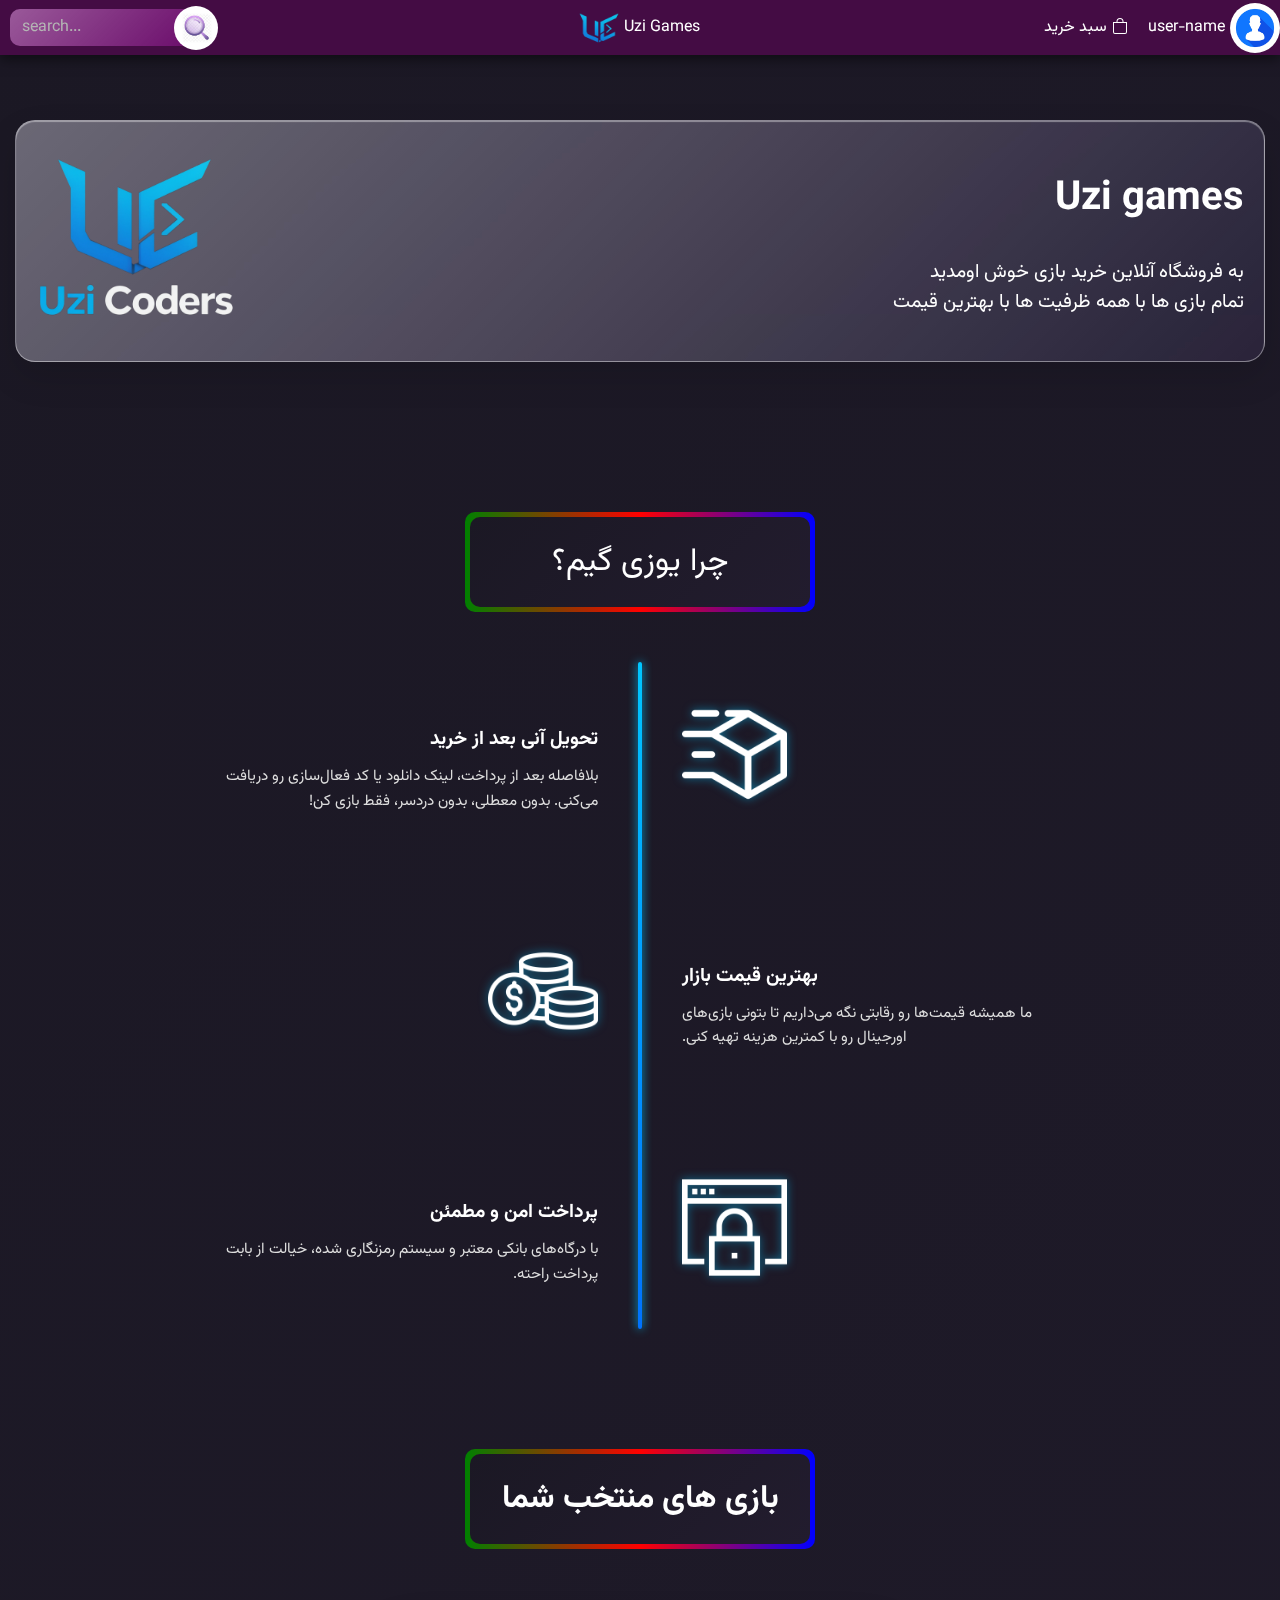
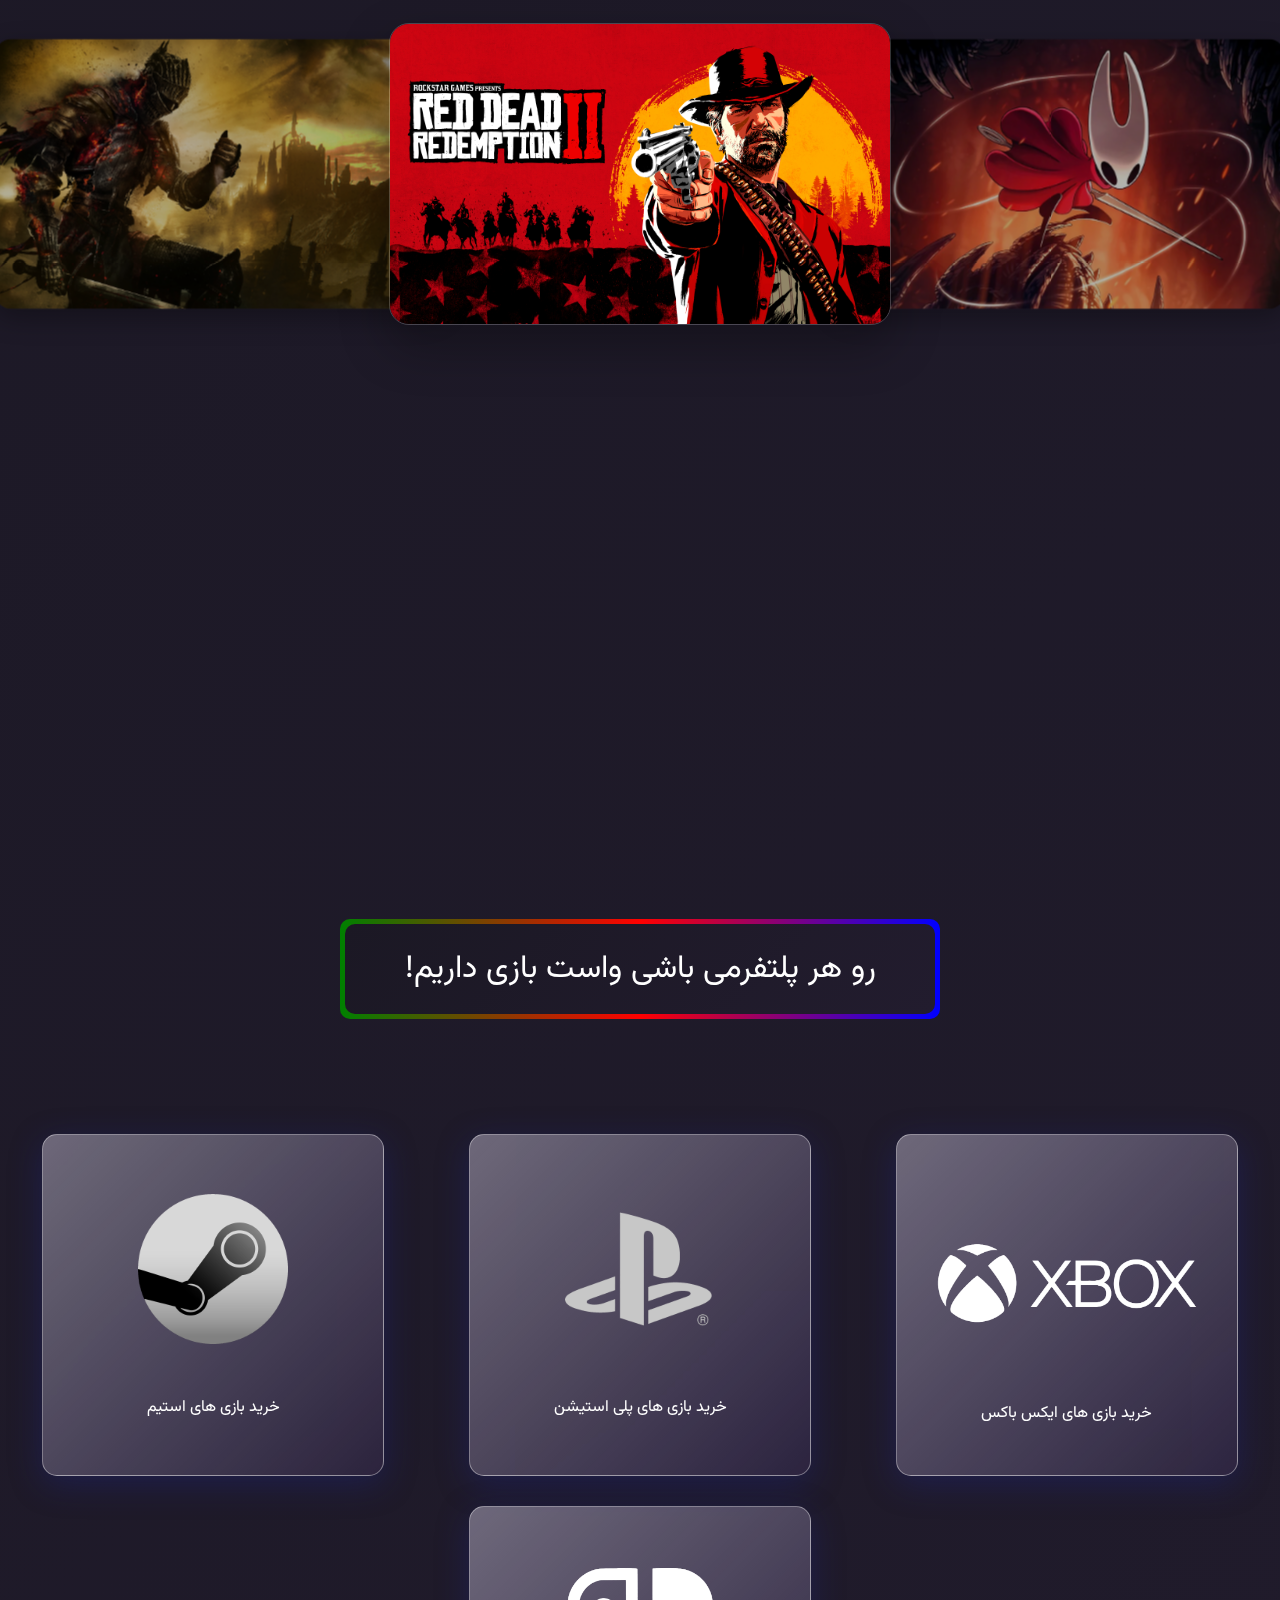
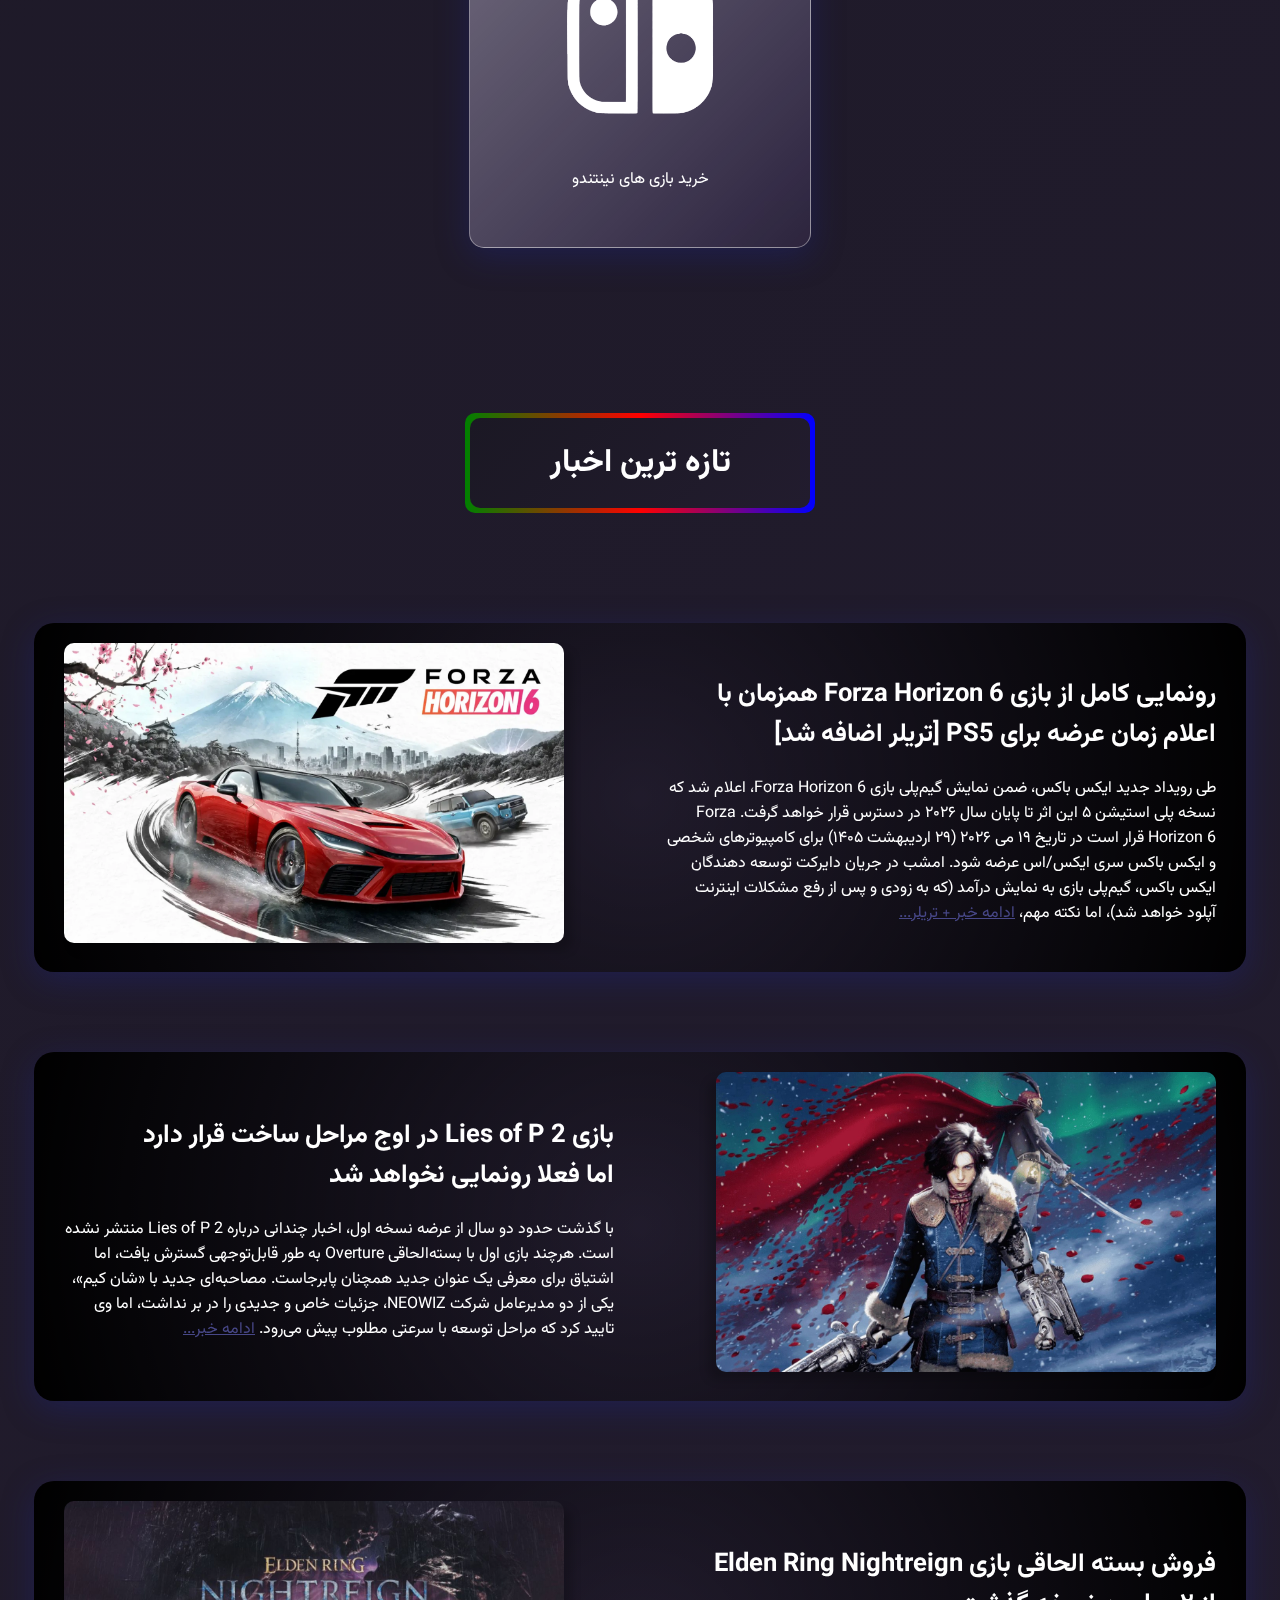
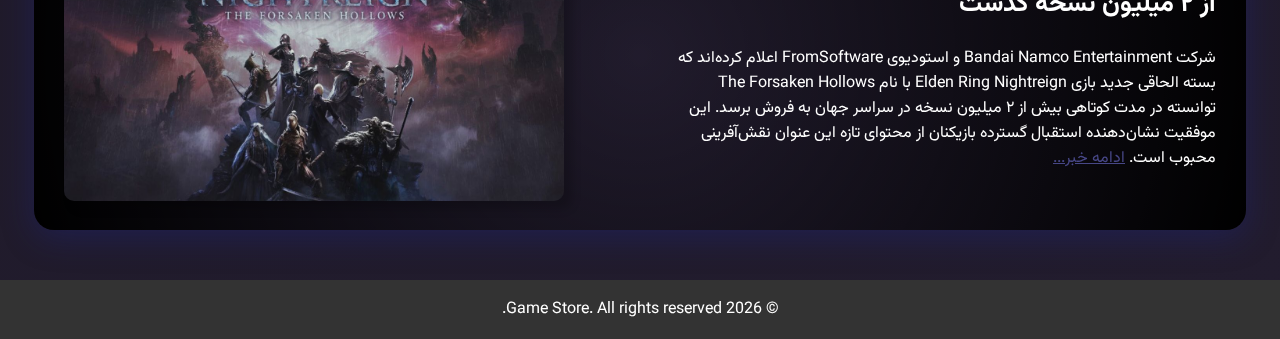
<file: index.html>
<!DOCTYPE html>
<html lang="en" dir="rtl">

<head>
    <meta charset="UTF-8">
    <meta name="viewport" content="width=device-width, initial-scale=1.0">
    <link rel="stylesheet" href="./assets/css/fonts.css">
    <link rel="stylesheet" href="./assets/css/style.css">
    <title>Buy your game</title>
</head>

<body>
    <header>
        <div class="head">
            <div class="personal">
                <div class="profile">
                    <a href="login.html" target="_blank">
                        <img src="assets/css/files/blue-circle-with-white-user_78370-4707.avif" alt="profile"
                            class="profile-img">
                        <span class="user-name">user-name<span>
                    </a>
                </div>
                <div class="buy">
                    <svg xmlns="http://www.w3.org/2000/svg" width="16" height="16" fill="currentColor" class="bi-bi-bag"
                        viewBox="0 0 16 16">
                        <path
                            d="M8 1a2.5 2.5 0 0 1 2.5 2.5V4h-5v-.5A2.5 2.5 0 0 1 8 1m3.5 3v-.5a3.5 3.5 0 1 0-7 0V4H1v10a2 2 0 0 0 2 2h10a2 2 0 0 0 2-2V4zM2 5h12v9a1 1 0 0 1-1 1H3a1 1 0 0 1-1-1z" />
                    </svg>
                    <span class="buy-bag">سبد خرید</span>
                </div>
            </div>
            <div class="home">
                <img src="assets/css/files/image_2026-01-04_00-55-50.png" alt="">
                <a href="index.html">Uzi Games</a>
            </div>
            <div class="searchBox">
                <div class="search">
                    <input type="text" placeholder="search...">
                </div>
                <div class="searchButton">
                    <button><img src="assets/css/files/search2.jpg" alt=""></button>
                </div>
            </div>
        </div>
    </header>
    <section class="why">
        <div class="glass">
            <div class="container">
                <h1 class="mt-5">Uzi games</h1>
                <p class="lead">به فروشگاه آنلاین خرید بازی خوش اومدید<br>
                    تمام بازی ها با همه ظرفیت ها با بهترین قیمت
                </p>
            </div>
            <div class="animated-box">
                <img src="assets/css/files/Uzi.png" alt="">
            </div>
        </div>
    </section>
    <main>
        <div class="user-favorate whyText">
            <div class="user-favorate-games">
                <div class="user-favorate-games-text">
                    <h2>چرا یوزی گیم؟</h2>
                </div>
            </div>
        </div>
        <div class="grid">
            <div class="v-line"></div>
            <div class="grid-item item-right autoShow">
                <img src="assets/css/files/fast-delivery.png" alt="delivery" class="reason-icon">
            </div>
            <div class="grid-item item-left autoShow">
                <div class="reason-content">
                    <h3>تحویل آنی بعد از خرید</h3>
                    <p>بلافاصله بعد از پرداخت، لینک دانلود یا کد فعال‌سازی رو دریافت می‌کنی. بدون معطلی، بدون دردسر، فقط
                        بازی کن!</p>
                </div>
            </div>

            <div class="grid-item item-right autoShow">
                <div class="reason-content">
                    <h3>بهترین قیمت بازار</h3>
                    <p>ما همیشه قیمت‌ها رو رقابتی نگه می‌داریم تا بتونی بازی‌های اورجینال رو با کمترین هزینه تهیه کنی.
                    </p>
                </div>
            </div>
            <div class="grid-item item-left autoShow">
                <img src="assets/css/files/dollar.png" alt="price" class="reason-icon reason-icon2">
            </div>

            <div class="grid-item item-right autoShow">
                <img src="assets/css/files/web-security.png" alt="security" class="reason-icon reason-icon3 ">
            </div>
            <div class="grid-item item-left autoShow">
                <div class="reason-content">
                    <h3>پرداخت امن و مطمئن</h3>
                    <p>با درگاه‌های بانکی معتبر و سیستم رمزنگاری شده، خیالت از بابت پرداخت راحته.</p>
                </div>
            </div>
        </div>
    </main>
    <div class="user-favorate">
        <div class="user-favorate-games">
            <div class="user-favorate-games-text">
                <span>بازی های منتخب شما</span>
            </div>
        </div>
    </div>
    <section class="floating-cards-section imageReveal">
        <div class="floating-cards">
            <div class="rq rq1">
                <img src="assets/css/files/silksong.webp" alt="">
                <div class="floating-layer"></div>
                <div class="content content1">
                    <h2>Hollow knight silksong</h2>
                    <p>این بازی در سال 2025 توشط استودیو 'تیم چری' منتشر شده است. این بازی توانست با داستانی فوق العاده
                        و گیم پلی چالشی خود را در دل گیمر ها جا کند</p>
                </div>
            </div>

            <div class="rq center-rq">
                <img src="assets/css/files/RDR2.jpg" alt="">
                <div class="floating-layer"></div>
                <div class="content">
                    <h2>Red dead redemtion2</h2>
                    <p>در سال ۲۰۱۸ منتشر شد. این بازی داستانی غنی و شخصیت‌های عمیق دارد و تجربه‌ای شگفت‌انگیز از زندگی
                        در دوران وسترن آمریکایی را به بازیکنان ارائه می‌دهد</p>
                </div>
            </div>

            <div class="rq rq3">
                <img src="assets/css/files/Dark-souls-3.jpg" alt="">
                <div class="floating-layer"></div>
                <div class="content">
                    <h2>Dark Souls 3</h2>
                    <p>شاهکار</p>
                </div>
            </div>
        </div>
    </section>
    <section class="slider">
        <div class="group">
            <div class="games game1">
                <img src="assets/css/files/project-w-1vp1b.jpg" alt="">
                <div class="dark-layer"></div>
                <button>خرید بازی</button>
            </div>
            <div class="games game2">
                <img src="assets/css/files/cyberpunk.jpg" alt="">
                <div class="dark-layer"></div>
                <a href="itemSelecting.htm" class="btn3"><button>خرید بازی</button></a>
            </div>
            <div class="games game3">
                <img src="assets/css/files/Ghost_of_Tsushima.jpg" alt="">
                <div class="dark-layer"></div>
                <button>خرید بازی</button>
            </div>
            <div class="games game4">
                <img src="assets/css/files/spider-man.jpg" alt="">
                <div class="dark-layer"></div>
                <button>خرید بازی</button>
            </div>
            <div class="games game5">
                <img src="assets/css/files/TLOU.jpg" alt="">
                <div class="dark-layer"></div>
                <button>خرید بازی</button>
            </div>
            <div class="games game6">
                <img src="assets/css/files/DBH.webp" alt="">
                <div class="dark-layer"></div>
                <button>خرید بازی</button>
            </div>
            <div class="games game7">
                <img src="assets/css/files/Elden ring2.jpg" alt="">
                <div class="dark-layer"></div>
                <button>خرید بازی</button>
            </div>
            <div class="games game8">
                <img src="assets/css/files/Sea_of_Thieves.jpg" alt="">
                <div class="dark-layer"></div>
                <button>خرید بازی</button>
            </div>
            <div class="games game9">
                <img src="assets/css/files/COD.avif" alt="">
                <div class="dark-layer"></div>
                <button>خرید بازی</button>
            </div>
            <div class="games game10">
                <img src="assets/css/files/Witcher 3.jpg" alt="">
                <div class="dark-layer"></div>
                <button>خرید بازی</button>
            </div>
            <div class="games game11">
                <img src="assets/css/files/god-of-war.jpg" alt="">
                <div class="dark-layer"></div>
                <button>خرید بازی</button>
            </div>
            <div class="games game12">
                <img src="assets/css/files/sekiro3.png" alt="">
                <div class="dark-layer"></div>
                <button>خرید بازی</button>
            </div>
        </div>
    </section>
    <div class="user-favorate ppplatform">
        <div class="user-favorate-games pplatform">
            <div class="user-favorate-games-text platform">
                <h2>رو هر پلتفرمی باشی واست بازی داریم!</h2>
            </div>
        </div>
    </div>
    <div class="boxes">
        <div class="xbox box autoShow1">
            <img src="assets/css/files/Xbox2.png" alt="xbox">
            <p>خرید بازی های ایکس باکس</p>
        </div>
        <div class="playstation box autoShow2">
            <img src="assets/css/files/playstation2.png" alt="playstation">
            <p>خرید بازی های پلی استیشن</p>
        </div>
        <div class="pc box autoShow3">
            <img src="assets/css/files/steam2.png" alt="steam">
            <p>خرید بازی های استیم</p>
        </div>
        <div class="nintendo box autoShow4">
            <img src="assets/css/files/nintendo2.png" alt="nintendo">
            <p>خرید بازی های نینتندو</p>
        </div>
    </div>
    <div class="user-favorate user-news">
        <div class="user-favorate-games">
            <div class="user-favorate-games-text">
                <span>تازه ترین اخبار</span>
            </div>
        </div>
    </div>
    <section class="news">
        <div class="top-news new">
            <div class="news-img">
                <img src="assets/css/files/Forza-Horizon-6.webp" alt="">
            </div>
            <div class="news-text">
                <h2>رونمایی کامل از بازی Forza Horizon 6 همزمان با اعلام زمان عرضه برای PS5 [تریلر اضافه شد]</h2>
                <p>طی رویداد جدید ایکس باکس، ضمن نمایش گیم‌پلی بازی Forza Horizon 6، اعلام شد که نسخه پلی استیشن ۵ این
                    اثر تا پایان سال ۲۰۲۶ در دسترس قرار خواهد گرفت.

                    Forza Horizon 6 قرار است در تاریخ ۱۹ می ۲۰۲۶ (۲۹ اردیبهشت ۱۴۰۵) برای کامپیوترهای شخصی و ایکس باکس
                    سری ایکس/اس عرضه شود. امشب در جریان دایرکت توسعه دهندگان ایکس باکس، گیم‌پلی بازی به نمایش درآمد (که
                    به زودی و پس از رفع مشکلات اینترنت آپلود خواهد شد)، اما نکته مهم،
                <a href="https://gamefa.com/1283465/forza-horizon-6-playstation-5-release-window-confirmed/" target="_blank">ادامه خبر + تریلر...</a></p>
            </div>
        </div>
        <div class="top-news new-center">
            <div class="news-img">
                <img src="assets/css/files/lies-of-p-overture.jpg" alt="">
            </div>
            <div class="news-text">
                <h2>بازی Lies of P 2 در اوج مراحل ساخت قرار دارد<br> اما فعلا رونمایی نخواهد شد</h2>
                <p>با گذشت حدود دو سال از عرضه نسخه اول، اخبار چندانی درباره Lies of P 2 منتشر نشده است. هرچند بازی اول
                    با بسته‌الحاقی Overture به طور قابل‌توجهی گسترش یافت، اما اشتیاق برای معرفی یک عنوان جدید همچنان
                    پابرجاست.

                    مصاحبه‌ای جدید با «شان کیم»، یکی از دو مدیرعامل شرکت NEOWIZ، جزئیات خاص و جدیدی را در بر نداشت، اما
                    وی تایید کرد که مراحل توسعه با سرعتی مطلوب پیش می‌رود.
                    <a href="https://gamefa.com/1280984/lies-of-p-2-team-development-neowiz/" target="_blank">ادامه خبر...</a>
                </p>
            </div>
        </div>
        <div class="top-news new">
            <div class="news-img">
                <img src="assets/css/files/nightreign.jpg" alt="">
            </div>
            <div class="news-text">
                <h2>فروش بسته الحاقی بازی Elden Ring Nightreign <br>از ۲ میلیون نسخه گذشت</h2>
                <p>شرکت Bandai Namco Entertainment و استودیوی FromSoftware اعلام کرده‌اند که بسته الحاقی جدید بازی Elden
                    Ring Nightreign با نام The Forsaken Hollows توانسته در مدت کوتاهی بیش از ۲ میلیون نسخه در سراسر جهان
                    به فروش برسد. این موفقیت نشان‌دهنده استقبال گسترده بازیکنان از محتوای تازه این عنوان نقش‌آفرینی
                    محبوب است.
                    <a
                        href="https://gamefa.com/1265409/elden-ring-nightreigns-the-forsaken-hollows-dlc-has-shipped-over-2-million-units-worldwide/" target="_blank">ادامه
                        خبر...</a>
                </p>
            </div>
        </div>
    </section>
    <footer>
        <p>&copy; 2026 Game Store. All rights reserved.</p>
    </footer>
    <script src="https://cdn.jsdelivr.net/npm/bootstrap@5.3.8/dist/js/bootstrap.bundle.min.js"
        integrity="sha384-FKyoEForCGlyvwx9Hj09JcYn3nv7wiPVlz7YYwJrWVcXK/BmnVDxM+D2scQbITxI"
        crossorigin="anonymous"></script>
</body>

</html>
</file>
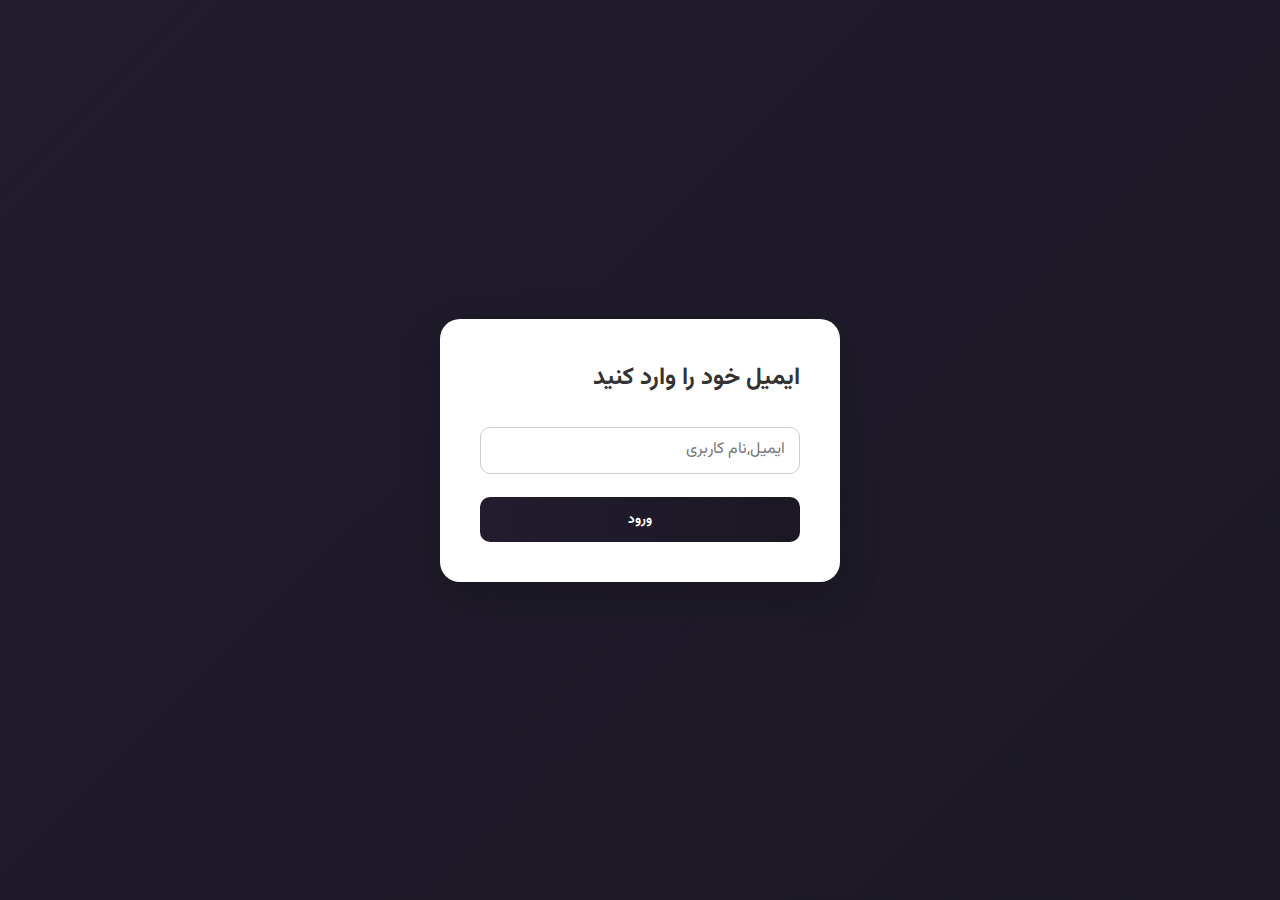
<file: forgotpassword.html>
<!DOCTYPE html>
<html lang="en">

<head>
    <meta charset="UTF-8">
    <meta name="viewport" content="width=device-width, initial-scale=1.0">
    <title>forgotpassword</title>
    <link rel="stylesheet" href="./assets/css/fonts.css">
    <link rel="stylesheet" href="./assets/css/style2.css">
</head>

<body>
    <div class="wrapper wrapper-forgotpassword">
        <div class="form-container form-container-forgotpassword">
            <h2>ایمیل خود را وارد کنید</h2>
            <form method="post">
                <div class="input-box">
                    <input type="email" placeholder=" " required>
                    <label for="email" class="input-label">ایمیل,نام کاربری</label>
                </div>
                <button type="submit" class="submit-btn">ورود</button>
            </form>
        </div>
    </div>
</body>

</html>
</file>
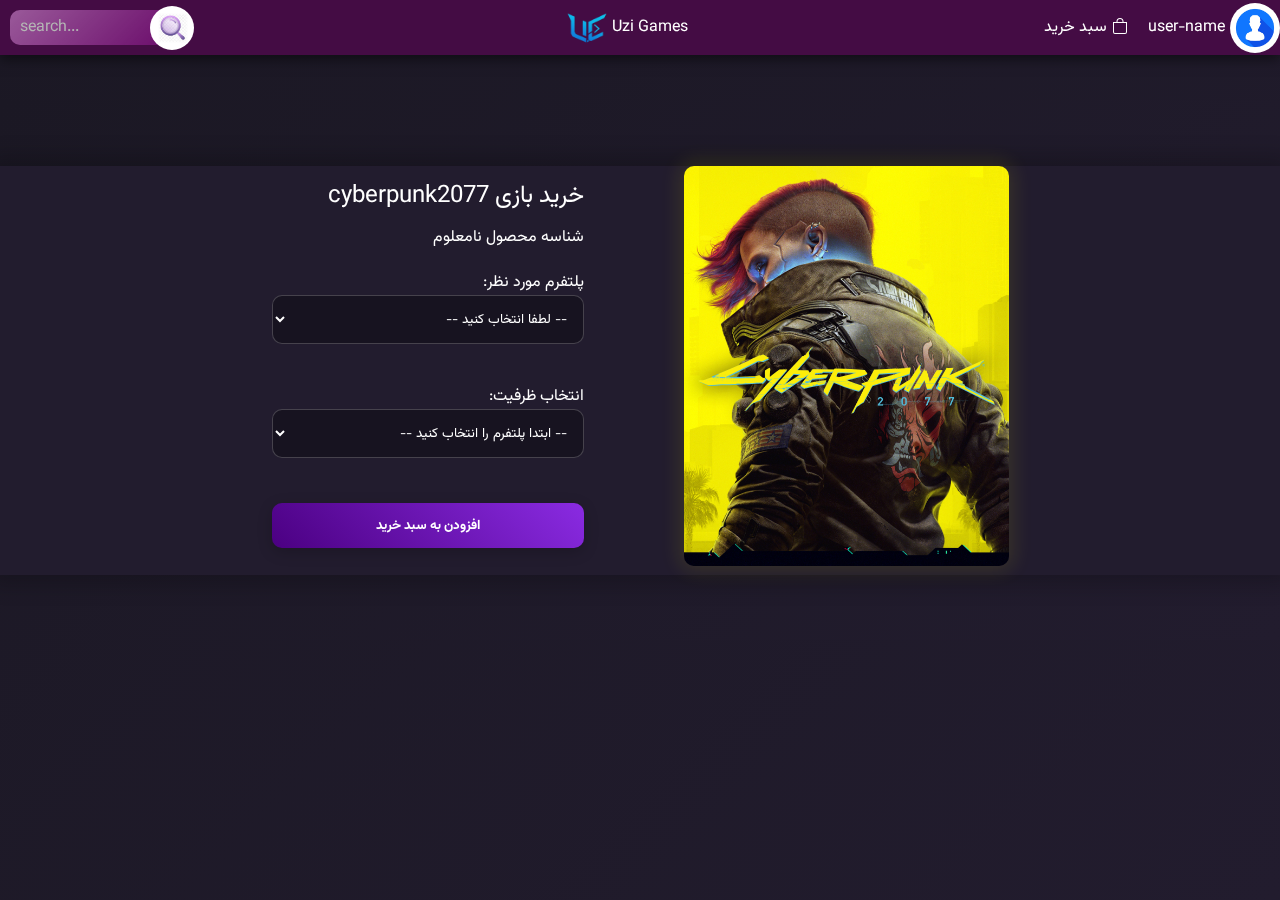
<file: itemSelecting.htm>
<!DOCTYPE html>
<html lang="en" dir="rtl">

<head>
    <meta charset="UTF-8">
    <meta name="viewport" content="width=device-width, initial-scale=1.0">
    <link rel="stylesheet" href="assets/css/fonts.css">
    <link rel="stylesheet" href="assets/css/itemSelecting.css">
    <title>itemSelecting</title>
</head>

<body>
    <header>
        <div class="head">
            <div class="personal">
                <div class="profile">
                    <a href="login.html" target="_blank">
                        <img src="assets/css/files/blue-circle-with-white-user_78370-4707.avif" alt="profile"
                            class="profile-img">
                        <span class="user-name">user-name<span>
                    </a>
                </div>
                <div class="buy">
                    <svg xmlns="http://www.w3.org/2000/svg" width="16" height="16" fill="currentColor" class="bi-bi-bag"
                        viewBox="0 0 16 16">
                        <path
                            d="M8 1a2.5 2.5 0 0 1 2.5 2.5V4h-5v-.5A2.5 2.5 0 0 1 8 1m3.5 3v-.5a3.5 3.5 0 1 0-7 0V4H1v10a2 2 0 0 0 2 2h10a2 2 0 0 0 2-2V4zM2 5h12v9a1 1 0 0 1-1 1H3a1 1 0 0 1-1-1z" />
                    </svg>
                    <span class="buy-bag">سبد خرید</span>
                </div>
            </div>
            <div class="home">
                <img src="assets/css/files/image_2026-01-04_00-55-50.png" alt="">
                <a href="index.html">Uzi Games</a>
            </div>
            <div class="searchBox">
                <div class="search">
                    <input type="text" placeholder="search...">
                </div>
                <div class="searchButton">
                    <button><img src="assets/css/files/search2.jpg" alt=""></button>
                </div>
            </div>
        </div>
    </header>
    <main>
        <div class="coloredBox">
            <div class="gameimg">
                <img src="assets/css/files/cyberpunk.jpg" alt="">
            </div>
            <div class="container2">
                <div class="content2">
                    <h2>خرید بازی cyberpunk2077</h2>
                    <p>شناسه محصول نامعلوم</p>
                </div>
                <div class="selectors">
                    <label for="mainSelect">پلتفرم مورد نظر:</label>
                    <select id="mainSelect" onchange="updateSubSelect()">
                        <option value="">-- لطفا انتخاب کنید --</option>
                        <option value="ps">playstation</option>
                        <option value="xb">xbox</option>
                    </select>
                    <br>
                    <br>
                    <label for="subSelect">انتخاب ظرفیت:</label>
                    <select id="subSelect">
                        <option value="">-- ابتدا پلتفرم را انتخاب کنید --</option>

                        <option value="1" class="ps">ظرفیت 1</option>
                        <option value="2" class="ps">ظرفیت 2</option>
                        <option value="3" class="ps">ظرفیت 3</option>

                        <option value="full" class="xb">ظرفیت کامل</option>
                        <option value="home" class="xb">ظرفیت هوم</option>
                        <option value="switch" class="xb">ظرفیت سوییچ</option>
                    </select>
                    <div class="pbtn">
                        <button>افزودن به سبد خرید</button>
                    </div>
                </div>
            </div>
        </div>
    </main>
</body>

</html>
</file>
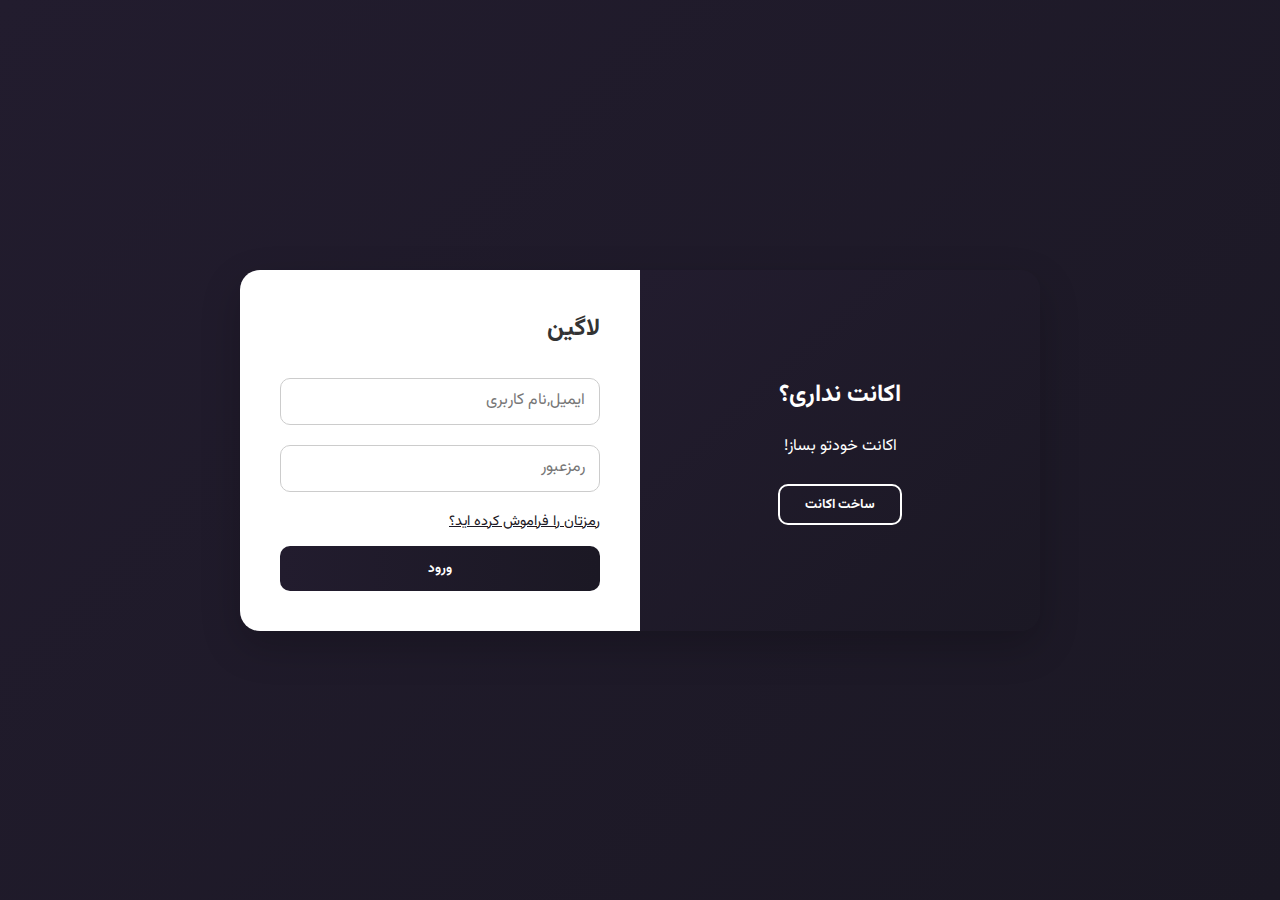
<file: login.html>
<!DOCTYPE html>
<html lang="en">

<head>
    <meta charset="UTF-8">
    <meta name="viewport" content="width=device-width, initial-scale=1.0">
    <title>Login</title>
    <link rel="stylesheet" href="./assets/css/fonts.css">
    <link rel="stylesheet" href="./assets/css/style2.css">
</head>

<body>
    <div class="wrapper">
        <div class="form-container login">
            <h2>لاگین</h2>
            <form method="post">
                <div class="input-box">
                    <input type="email" placeholder=" " required>
                    <label for="email" class="input-label">ایمیل,نام کاربری</label>
                </div>
                <div class="input-box">
                    <input type="password" placeholder=" " required>
                    <label for="password" class="input-label">رمزعبور</label>
                </div>
                <a href="forgotpassword.html"><div class="forgot-password">رمزتان را فراموش کرده اید؟</div></a>
                <button type="submit" class="submit-btn">ورود</button>
            </form>
        </div>
        <div class="toggle-container">
            <h2 class="toggle-heading">اکانت نداری؟</h2>
            <p class="toggle-text">!اکانت خودتو بساز</p>
            <a href="signin.html"><button class="switch-btn">ساخت اکانت</button></a>
        </div>
    </div>
</body>

</html>
</file>
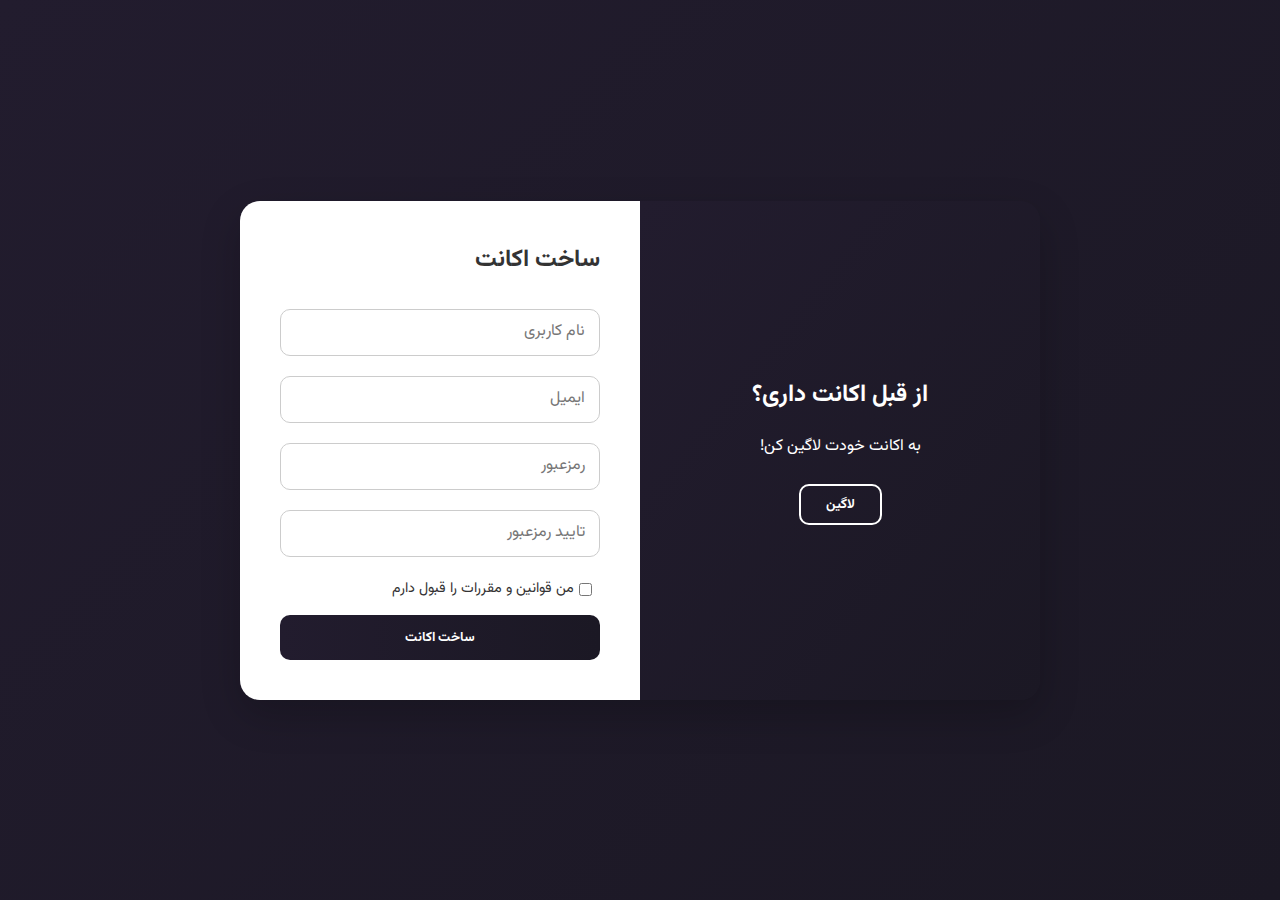
<file: signin.html>
<!DOCTYPE html>
<html lang="en">

<head>
    <meta charset="UTF-8">
    <meta name="viewport" content="width=device-width, initial-scale=1.0">
    <title>Signin</title>
    <link rel="stylesheet" href="./assets/css/fonts.css">
    <link rel="stylesheet" href="./assets/css/style2.css">
</head>

<body>
    <div class="wrapper">
        <div class="form-container signin">
            <h2>ساخت اکانت</h2>
            <form>
                <div class="input-box">
                    <input type="text" placeholder=" " required>
                    <label for="text" class="input-label">نام کاربری</label>
                </div>
                <div class="input-box">
                    <input type="email" placeholder=" " required>
                    <label for="email" class="input-label">ایمیل</label>
                </div>
                <div class="input-box">
                    <input type="password" placeholder=" " required>
                    <label for="password" class="input-label">رمزعبور</label>
                </div>
                <div class="input-box">
                    <input type="password" placeholder=" " required>
                    <label for="password" class="input-label">تایید رمزعبور</label>
                </div>
                <label class="accept-terms">
                    <input type="checkbox" required> <span>من قوانین و مقررات را قبول دارم</span>
                </label>
                <button type="submit" class="submit-btn">ساخت اکانت</button>
            </form>
        </div>
        <div class="toggle-container">
            <h2 class="toggle-heading">از قبل اکانت داری؟</h2>
            <p class="toggle-text">!به اکانت خودت لاگین کن</p>
            <a href="login.html"><button class="switch-btn">لاگین</button></a>
        </div>
    </div>
</body>

</html>
</file>
<file: assets/css/fonts.css>
@font-face {
  font-family: Vazirmatn;
  src: url(../fonts/webfonts/Vazirmatn-Thin.woff2) format(woff2);
  font-weight: 100;
  font-style: normal;
  font-display: swap;
}

@font-face {
  font-family: Vazirmatn;
  src: url(../fonts/webfonts/Vazirmatn-ExtraLight.woff2) format(woff2);
  font-weight: 200;
  font-style: normal;
  font-display: swap;
}

@font-face {
  font-family: Vazirmatn;
  src: url(../fonts/webfonts/Vazirmatn-Light.woff2) format(woff2);
  font-weight: 300;
  font-style: normal;
  font-display: swap;
}

@font-face {
  font-family: Vazirmatn;
  src: url(../fonts/webfonts/Vazirmatn-Regular.woff2) format(woff2);
  font-weight: 400;
  font-style: normal;
  font-display: swap;
}

@font-face {
  font-family: Vazirmatn;
  src: url(../fonts/webfonts/Vazirmatn-Medium.woff2) format(woff2);
  font-weight: 500;
  font-style: normal;
  font-display: swap;
}

@font-face {
  font-family: Vazirmatn;
  src: url(../fonts/webfonts/Vazirmatn-SemiBold.woff2) format(woff2);
  font-weight: 600;
  font-style: normal;
  font-display: swap;
}

@font-face {
  font-family: Vazirmatn;
  src: url(../fonts/webfonts/Vazirmatn-Bold.woff2) format(woff2);
  font-weight: 700;
  font-style: normal;
  font-display: swap;
}

@font-face {
  font-family: Vazirmatn;
  src: url(../fonts/webfonts/Vazirmatn-ExtraBold.woff2) format(woff2);
  font-weight: 800;
  font-style: normal;
  font-display: swap;
}

@font-face {
  font-family: Vazirmatn;
  src: url(../fonts/webfonts/Vazirmatn-Black.woff2) format(woff2);
  font-weight: 900;
  font-style: normal;
  font-display: swap;
}
</file>
<file: assets/css/style.css>
:root {
    --box-shadow: 0 8px 32px 0 rgba(31, 38, 135, 0.37);
    --transition: all 0.3s ease;
}

* {
    font-family: 'vazirmatn';
    font-weight: 100;
    font-size: 1rem;
    font-weight: 400;
}

html,
body {
    min-height: 100%;
    color: #fff;
    background: linear-gradient(135deg, #1b1824, #221c2e);
    margin: 0;
    box-sizing: border-box;
    max-width: 100%;
}

header {
    background: rgb(68, 12, 68);
    height: 55px;
    display: flex;
    flex-direction: row;
    width: 100%;
    color: #fff;
    box-shadow: 0 4px 12px rgba(0, 0, 0, 0.5);
    align-items: center;
    position: fixed;
    top: 0;
    left: 0;
    width: 100%;
    z-index: 1000;
}

.container h1 {
    font-size: 2rem;
    font-weight: bold;
}

.container p {
    font-size: 1.1rem;
}

.personal {
    display: flex;
    flex-direction: row;
    align-items: center;
}

.head {
    width: 100%;
    height: 100%;
    display: flex;
    align-items: center;
    justify-content: space-between;
}

.home {
    display: flex;
    align-items: center;
    justify-content: center;
    flex-direction: row-reverse;
}

.home a {
    text-decoration: none;
    color: #fff;
}

.home img {
    width: 100px;
    height: 100px;
    margin: 12px -25px 0px 0px;
}

.profile {
    display: flex;
    flex-direction: row;
    flex-direction: flex-start;
}

.profile a {
    display: flex;
    align-items: center;
    text-decoration: none;
    color: #fff;
}

.profile-img {
    height: 50px;
    width: 50px;
    border-radius: 50%;
}

.user-name {
    margin-right: 5px;
}

.searchBox {
    display: flex;
    flex-direction: row-reverse;
    align-items: center;
}

.search {
    direction: ltr;
    background: linear-gradient(135deg,
            rgba(255, 255, 255, 0.35),
            rgba(255, 255, 255, 0.05));
    backdrop-filter: blur(18px) saturate(180%);
    border-radius: 10px;
    overflow: hidden;
    margin: 10px;
    padding: 5px 0 5px 10px;
}

.searchButton img {
    height: 30px;
    width: 30px;
    margin: 7px 0px 0 2px;
}

.searchButton button {
    padding: unset;
    border: none;
    cursor: pointer;
    background-color: #fff;
    position: absolute;
    margin: -22px -14px 0px -5px;
    border-radius: 50%;
    width: 44px;
    height: 44px;
}

input {
    border: none;
    width: 150px;
    font-size: 1rem;
    background-color: transparent;
    color: #fff;
    padding-right: 22px;
}

input::placeholder {
    color: #b4b4b4;
}

input:focus-visible {
    border: none;
    outline: none;
}

.buy {
    display: flex;
    flex-direction: row;
    margin: 0 20px 2px 0;
}

.buy span {
    margin-top: 2px;
}

.buy a {
    text-decoration: none;
    color: #fff;
}

.bi-bi-bag {
    margin: 5px 0 0px 05px;
}

.glass {
    margin: 40px 15px 10px;
}

@media (max-width: 630px) {
    .searchBox {
        display: none;
    }
}

.glass,
.box,
.reason {
    display: flex;
    flex-direction: row;
    justify-content: space-between;
    padding: 20px;
    background: linear-gradient(135deg,
            rgba(255, 255, 255, 0.35),
            rgba(255, 255, 255, 0.05));
    backdrop-filter: blur(18px) saturate(180%);
    border-radius: 20px;
    border: 1px solid rgba(255, 255, 255, 0.4);
    box-shadow:
        0 15px 35px rgba(0, 0, 0, 0.12),
        inset 0 1px 1px rgba(255, 255, 255, 0.4);
    color: #fff;
}

.box {
    margin: 15px 10px;
}

.container {
    text-align: right;
}

.animated-box {
    width: 200px;
    height: 200px;
    border-radius: 10px;
    z-index: 100;
    animation: floating 4s ease-in-out infinite;
}

.animated-box img {
    width: 100%;
    height: 100%;
    border-radius: 10px;
}

@keyframes floating {
    0% {
        transform: translateY(-10px);
    }

    50% {
        transform: translateY(10px);
    }

    100% {
        transform: translateY(-10px);
    }
}

.why {
    margin-top: 120px;
}

.whyText {
    margin-bottom: 80px !important;
}

main {
    margin-top: 150px;
}

h2 {
    font-size: 2rem;
}

.slider {
    margin-bottom: 40px !important;
}

@keyframes rgb {
    from {
        filter: hue-rotate(0deg);
    }

    to {
        filter: hue-rotate(360deg);
    }
}

.rgb-text {
    text-align: center;
    font-size: 3rem;
    color: #fff;
    -webkit-text-stroke: 1px transparent;
    text-shadow:
        0 0 10px red,
        0 0 10px green,
        0 0 10px blue;
    animation: rgb 3s linear infinite;
    margin: 130px 5px;
}

.grid {
    display: grid;
    grid-template-columns: 1fr 4px 1fr;
    gap: 100px 30px;
    max-width: 900px;
    margin: 50px auto;
    position: relative;
    align-items: center;
}

.v-line {
    background: linear-gradient(to bottom, #00c6ff, #0072ff);
    width: 4px;
    border-radius: 2px;
    grid-column: 2;
    grid-row: 4 / 1;
    height: 110%;
    box-shadow: 0 0 10px #00c6ff;
}

.grid-item {
    padding: 10px;
}

.item-right {
    grid-column: 1;
    text-align: left;
}

.item-left {
    grid-column: 3;
    text-align: right;
}

.reason-content h3 {
    font-size: 1.2rem;
    color: #fff;
    margin-bottom: 10px;
    font-weight: bold;
}

.reason-content p {
    font-size: 0.95rem;
    color: #ddd;
    line-height: 1.6;
    margin: 0;
}

@keyframes glow {

    0%,
    3% {
        filter: invert(100%) drop-shadow(0 0 5px rgba(0, 198, 255, 0.5));
    }

    3%,
    6% {
        filter: invert(50%) drop-shadow(0 0 5px rgba(0, 198, 255, 0.5));
    }

    6%,
    9% {
        filter: invert(100%) drop-shadow(0 0 5px rgba(0, 198, 255, 0.5));
    }

    9%,
    12% {
        filter: invert(50%) drop-shadow(0 0 5px rgba(0, 198, 255, 0.5));
    }

    12%,
    15% {
        filter: invert(100%) drop-shadow(0 0 5px rgba(0, 198, 255, 0.5));
    }

    15%,
    18% {
        filter: invert(50%) drop-shadow(0 0 5px rgba(0, 198, 255, 0.5));
    }

    18%,
    21% {
        filter: invert(100%) drop-shadow(0 0 5px rgba(0, 198, 255, 0.5));
    }

    21%,
    24% {
        filter: invert(50%) drop-shadow(0 0 5px rgba(0, 198, 255, 0.5));
    }

    24%,
    27% {
        filter: invert(100%) drop-shadow(0 0 5px rgba(0, 198, 255, 0.5));
    }
}

.reason-icon {
    transition: filter 0.1s ease-in-out;
    animation: glow 3s infinite;
    width: 105px;
    height: auto;
    margin-left: auto;
    filter: invert(100%) drop-shadow(0 0 5px rgba(0, 198, 255, 0.5));
    animation-delay: 3s;
}

.reason-icon2 {
    animation-delay: 2s;
    width: 110px;
}

.reason-icon3 {
    animation-delay: 4s;
}

.reason1 img {
    height: 150px;
    width: 150px;
    margin-left: 20px;
}

/* ------------- */

.user-favorate-games-text {
    background: linear-gradient(135deg, #1b1824, #221c2e);
    width: 340px;
    height: 90px;
    border-radius: 10px;
    display: flex;
    justify-content: center;
    align-items: center;
}

.user-favorate-games-text span {
    font-size: 2rem;
    font-weight: bold;
}

.user-favorate-games {
    background: linear-gradient(to right, green, red, blue);
    width: 350px;
    height: 100px;
    border-radius: 10px;
    position: relative;
    z-index: 999;
    animation: RGB 2s linear infinite;
    display: flex;
    justify-content: center;
    align-items: center;
}

.user-favorate {
    display: flex;
    justify-content: center;
    align-items: center;
    margin: 150px 0 0 0;
}

@keyframes RGB {
    100% {
        filter: hue-rotate(360deg);
    }
}

.floating-cards-section {
    display: flex;
    justify-content: center;
    align-items: center;
    overflow-x: hidden;
    height: 450px;
    direction: rtl;
}

.floating-cards {
    display: flex;
    justify-content: center;
    align-items: center;
    gap: 0;
}

.rq {
    position: relative;
    width: 500px;
    height: 300px;
    background-size: cover;
    background-position: center;
    border-radius: 20px;
    transition: all 0.6s cubic-bezier(0.25, 0.8, 0.25, 1);
    box-shadow: 0 10px 30px rgba(0, 0, 0, 0.3);
    overflow: hidden;
    margin: 0 -40px;
    transform: scale(0.9) translateZ(0);
    z-index: 1;
    filter: brightness(0.7);
}

.rq.center-rq {
    transform: scale(1);
    z-index: 5;
    filter: brightness(1) grayscale(0%);
    box-shadow: 0 20px 50px rgba(0, 0, 0, 0.3);
    border: 1px solid rgba(255, 255, 255, 0.2);
}

.rq img {
    width: 100%;
    height: 100%;
}

.floating-cards:hover .rq {
    transform: scale(0.9) translateX(0);
    filter: brightness(0.4) blur(2px);
    z-index: 1;
}

.floating-cards:hover .center-rq {
    z-index: 10;
}

.floating-cards .rq:hover {
    transform: scale(1.1) translateY(-10px) !important;
    filter: brightness(1) blur(0);
    margin: 0 45px;
    box-shadow: 0 10px 30px 5px rgba(31, 38, 135, 0.37);
    border: 2px solid #fff;
}

.floating-layer {
    position: absolute;
    top: 0;
    right: 0;
    width: 100%;
    height: 100%;
    background: linear-gradient(to left,
            rgba(0, 0, 0, 0.95) 0%,
            rgba(0, 0, 0, 0.5) 100%,
            transparent 100%);
    opacity: 0;
    transition: opacity 0.4s ease;
}

.content {
    direction: ltr;
    position: absolute;
    bottom: 0;
    left: 0;
    right: 0;
    height: 100%;
    display: flex;
    flex-direction: column;
    justify-content: center;
    align-items: flex-start;
    padding: 40px 50px;
    color: white;
    transform: translateX(40px);
    transition: all 0.5s ease;
    opacity: 0;
    text-align: right;
    align-items: flex-end;
}

.content h2 {
    font-size: 2rem;
    margin-bottom: 20px;
    color: #fff;
    text-transform: uppercase;
    letter-spacing: 1px;
}

.content1 h2 {
    margin-bottom: -5px;
    text-align: center;
}

.content p {
    font-size: 1rem;
    max-width: 60%;
    margin-bottom: 20px;
    color: #fff;
    line-height: 1.6;
}

.content1 p {
    margin-bottom: 0px;
}

.rq:hover .floating-layer {
    opacity: 1;
}

.rq:hover .content {
    transform: translateX(0);
    opacity: 1;
}

.imageReveal {
    animation: imageReveal both;
    animation-timeline: view();
    animation-range: entry 0% cover 60%;
}

@keyframes imageReveal {
    from {
        filter: saturate(0) brightness(0.1) blur(5px);
        opacity: 0;
        scale: 0.95;
        translate: 0 100px;
    }

    to {
        filter: none;
        opacity: 1;
        scale: 1;
        translate: 0 0;
    }
}

/* ------------- */

.slider {
    display: flex;
    width: 100%;
    height: 350px;
    overflow: hidden;
    mask-image: linear-gradient(to right, transparent, #000 10% 90%, transparent);
    margin-top: 20px;
    align-items: center;
    margin-bottom: 90px !important;
}

.slider .group {
    display: flex;
    align-items: center;
    width: 100%;
    min-width: calc(230px * 12);
    position: relative;
    height: 300px;
}

.slider .group .games {
    width: 230px;
    height: 300px;
    position: absolute;
    left: 100%;
    animation: slide 24s linear infinite;
    transition: all 0.3s ease;
    border-radius: 10px;
    box-shadow: 8px 8px 10px rgba(0, 0, 0, 0.2);
    border: 1px solid rgba(255, 255, 255, 0.2);
}

@keyframes slide {
    from {
        left: 100%;
    }

    to {
        left: -230px;
    }
}

.slider .group .game1 {
    animation-delay: 0s;
}

.slider .group .game2 {
    animation-delay: 2s;
}

.slider .group .game3 {
    animation-delay: 4s;
}

.slider .group .game4 {
    animation-delay: 6s;
}

.slider .group .game5 {
    animation-delay: 8s;
}

.slider .group .game6 {
    animation-delay: 10s;
}

.slider .group .game7 {
    animation-delay: 12s;
}

.slider .group .game8 {
    animation-delay: 14s;
}

.slider .group .game9 {
    animation-delay: 16s;
}

.slider .group .game10 {
    animation-delay: 18s;
}

.slider .group .game11 {
    animation-delay: 20s;
}

.slider .group .game12 {
    animation-delay: 22s;
}

.slider .group:hover .games {
    animation-play-state: paused !important;
    filter: grayscale(1);
}

.slider .group .games:hover {
    filter: grayscale(0);
    transform: scale(1.05);
    box-shadow: 0 0 10px 5px rgba(31, 38, 135, 0.37);
    border: 2px solid #fff;
}

.games img {
    width: 100%;
    height: 100%;
    border-radius: 10px;
}

.games {
    display: flex;
    flex-direction: column;
    overflow: hidden;
    justify-content: center;
    align-items: center;
    transition: all 0.3s ease;
}

.games button {
    position: absolute;
    margin-top: 90%;
    padding: 10px 30px;
    background: transparent;
    border: 2px solid #0072ff;
    color: #fff;
    font-weight: bold;
    border-radius: 30px;
    cursor: pointer;
    opacity: 0;
    box-shadow: -8px 8px 10px rgba(0, 0, 0, 0.4);
    transition: 0.3s;
}

.slider .group .games:hover button {
    opacity: 1;
}

.games button:hover {
    background: #0072ff;
    box-shadow: 0 0 20px #0072ff;
}

.games button:active {
    background-color: #00397e;
}

.games a {
    position: absolute;
    margin-top: 70%;
    margin-left: 55%;
}

.games a button {
    width: 126px;
    height: 50px;
}

.dark-layer {
    position: absolute;
    width: 100%;
    height: 100%;
    background: linear-gradient(to top,
            rgba(0, 0, 0, 0.95) 0%,
            rgba(0, 0, 0, 0.5) 50%,
            transparent 90%);
    opacity: 0;
    transition: opacity 0.4s ease;
}

.games:hover .dark-layer {
    opacity: 1;
}

/* ------------- */

.pplatform {
    width: 600px;
}

.platform {
    width: 590px;
    text-align: center;
}

.ppplatform {
    margin-bottom: 100px;
}

@media (max-width: 600px) {
    .pplatform {
        width: 350px;
    }

    .platform {
        width: 340px;
    }
}

.boxes {
    display: flex;
    flex-direction: row;
    flex-direction: row;
    flex-wrap: wrap;
    justify-content: space-around;
    align-items: center;
}

.box {
    width: 40vh;
    padding: 20px;
    display: flex;
    flex-direction: column;
    text-align: center;
    border-radius: 15px;
    justify-content: center;
    box-shadow: 0 8px 32px 0 rgba(31, 38, 135, 0.37);
    height: 300px;
    width: 300px;
    cursor: pointer;
}

.playstation,
.pc,
.nintendo,
.xbox {
    display: flex;
    flex-direction: column;
    align-items: center;
    transition: all 0.3s ease;
}

.playstation img,
.pc img,
.nintendo img,
.xbox img {
    height: 150px;
    width: 150px;
    margin-bottom: 35px;
    margin-top: 20px;
    filter: invert(100%) sepia(0%) saturate(0%) brightness(200%);
    transition: all 0.2s ease;
}

.pc img {
    filter: invert(100%) sepia(0%) saturate(0%) brightness(100%);
}

.xbox img {
    margin: 75px 0px 62px 0px;
    width: 260px;
    height: 80px;
}

.xbox:hover {
    box-shadow: 5px 5px 10px 0px #27ae60;
    transform: translateY(-5px) !important;
}

.xbox:hover img {
    filter: none;
}

.playstation:hover {
    box-shadow: 5px 5px 10px 0px #0984e3;
    transform: translateY(-5px);
}

.playstation:hover img {
    filter: none;
}

.pc:hover {
    box-shadow: 5px 5px 10px 0px #474787;
    transform: translateY(-5px);
}

.pc:hover img {
    filter: none;
}

.nintendo:hover {
    box-shadow: 5px 5px 10px 0px #e60012;
    transform: translateY(-5px);
}

.nintendo:hover img {
    filter: none;
}

.user-news {
    margin-bottom: 30px;
}

.news {
    display: flex;
    flex-direction: column;
    justify-content: center;
    align-items: center;
}

.news img {
    height: 300px;
    width: 500px;
    border-radius: 10px;
    box-shadow: 8px 8px 10px rgba(0, 0, 0, 0.2);
}

.top-news {
    gap: 50px;
    padding: 20px 30px;
    border-radius: 20px;
    background: radial-gradient(circle, transparent, #000);
    display: flex;
    flex-direction: row-reverse;
    align-items: center;
    justify-content: space-between;
    margin-top: 80px;
    width: 90%;
    box-shadow: var(--box-shadow);
}

.news-text h2 {
    font-size: 1.6rem;
    font-weight: bold;
}

.news-text {
    height: 100%;
    max-width: 550px;
}

.news-text a {
    color: #474787;
    transition: all 0.2s ease;
}

.news-text a:hover {
    color: #e60012;
}

.new-center {
    flex-direction: row;
}

.new-center img {
    box-shadow: -8px 8px 10px rgba(0, 0, 0, 0.2);
}

footer {
    bottom: 0;
    left: 0;
    width: 100%;
    background: #333;
    color: #fff;
    text-align: center;
    padding: 1px 0;
    margin-top: 50px;
}

.autoShow {
    animation: appear both;
    animation-timeline: view();
    animation-range: entry 0 cover 55%;
}

@keyframes appear {
    from {
        opacity: 0;
        transform: translateY(100px);
    }

    to {
        opacity: 1;
        transform: translateY(0);
    }
}

.top-news {
    animation: imageReveal both;
    animation-timeline: view();
    animation-range: entry 0 cover 40%;
}

@keyframes slide2 {
    from {
        left: 100%;
    }

    to {
        left: -180px;
    }
}

@media (max-width: 800px) {
    .top-news {
        flex-direction: column;
    }
}

@media (max-width: 500px) {
    .news img {
        width: 90%;
        height: 40%;
        max-width: 400px;
        max-height: 250px;
    }

    .glass {
        flex-direction: column-reverse;
        justify-content: center;
        align-items: center;
    }

    .container {
        text-align: center;
    }

    .news-img {
        display: flex;
        align-items: center;
        justify-content: center;
    }

    .slider {
        display: flex;
        width: 100%;
        height: 300px;
    }

    .slider .group {
        min-width: calc(180px * 12);
    }

    .slider .group .games {
        width: 180px;
        height: 250px;
        animation: slide2 24s linear infinite;
    }

    .slider .group .game1 {
        animation-delay: 0s;
    }

    .slider .group .game2 {
        animation-delay: 2s;
    }

    .slider .group .game3 {
        animation-delay: 4s;
    }

    .slider .group .game4 {
        animation-delay: 6s;
    }

    .slider .group .game5 {
        animation-delay: 8s;
    }

    .slider .group .game6 {
        animation-delay: 10s;
    }

    .slider .group .game7 {
        animation-delay: 12s;
    }

    .slider .group .game8 {
        animation-delay: 14s;
    }

    .slider .group .game9 {
        animation-delay: 16s;
    }

    .slider .group .game10 {
        animation-delay: 18s;
    }

    .slider .group .game11 {
        animation-delay: 20s;
    }

    .slider .group .game12 {
        animation-delay: 22s;
    }
}

@media (max-width: 1000px) {
    .floating-cards-section {
        display: none;
    }

    .slider {
        margin-top: 90px;
    }
}

.container h1 {
    font-size: clamp(1.5rem, 4vw, 2.5rem);
}

.container p {
    font-size: clamp(1rem, 2vw, 1.2rem);
}

@media (max-width: 500px) {
    * {
        font-size: 0.9rem;
    }

    h1 {
        font-size: 1.5rem;
    }

    h2 {
        font-size: 1.8rem;
    }

    .rgb-text {
        font-size: 2.5rem;
    }
}
</file>
<file: assets/css/style2.css>
:root {
    --primary: #1b1824;
    --secondary: #221c2e;
}

* {
    box-sizing: border-box;
    margin: 0;
    padding: 0;
    font-family: vazirmatn;
}

body {
    background: linear-gradient(135deg, var(--secondary), var(--primary));
    height: 100vh;
    display: flex;
    justify-content: center;
    align-items: center;
}

.wrapper {
    color: #fff;
    border-radius: 20px;
    box-shadow: 0 15px 40px rgba(0, 0, 0, 0.2);
    width: 800px;
    max-width: 100%;
    display: flex;
    overflow: hidden;
}

.form-container {
    direction: rtl;
    width: 50%;
    padding: 40px;
    transition: all 0.3s ease;
    background-color: #fff;
}

.form-container h2 {
    margin-bottom: 20px;
    color: #333;
}

.form-container form {
    display: flex;
    flex-direction: column;
}

.input-box {
    position: relative;
    display: flex;
    direction: rtl;
}

.form-container input[type="text"],
.form-container input[type="email"],
.form-container input[type="password"] {
    direction: ltr;
    padding: 12px 15px;
    margin: 10px 0;
    border: 1px solid #ccc;
    border-radius: 10px;
    width: 100%;
}

.input-label {
    color: #777;
    position: absolute;
    margin-top: 20px;
    margin-right: 15px;
    transition: 0.25s;
    font-size: 1rem;
    pointer-events: none;
}

.form-container input:focus {
    border: 2px solid var(--primary);
    box-shadow: #764ba277 0 0 4px 1px;
    outline: none;
}

.form-container input:focus+.input-label {
    color: var(--primary);
    background-color: #fff;
    margin-top: 0px;
    padding: 0px 4px;
    font-size: 0.9rem;
}

.form-container button.submit-btn {
    margin-top: 13px;
    padding: 12px;
    border: none;
    background: linear-gradient(to right, var(--secondary), var(--primary));
    color: white;
    font-weight: bold;
    border-radius: 10px;
    cursor: pointer;
    transition: all 0.3s ease;
}

.form-container button.submit-btn:hover {
    background: linear-gradient(to left, var(--secondary), var(--primary));
    transform: translateY(-5px);
    box-shadow: 0 4px 12px rgba(0, 0, 0, 0.4);
}

.toggle-container {
    width: 50%;
    background: linear-gradient(to bottom right, var(--secondary), var(--primary));
    color: white;
    display: flex;
    flex-direction: column;
    justify-content: center;
    align-items: center;
    padding: 40px;
    text-align: center;
    position: relative;
}

.toggle-container h2 {
    margin-bottom: 20px;
}

.toggle-container p {
    margin-bottom: 20px;
}

.toggle-container button.switch-btn {
    padding: 8px 25px;
    background-color: transparent;
    border: 2px solid white;
    color: white;
    border-radius: 10px;
    font-weight: bold;
    cursor: pointer;
    transition: all 0.3s ease;
    margin-top: 5px;
}

.toggle-container button.switch-btn:hover {
    background-color: rgba(255, 255, 255, 0.2);
    transform: translateY(-5px);
    box-shadow: 0 4px 12px rgba(0, 0, 0, 0.2);
}

.forgot-password {
    color: var(--primary);
    margin-top: 8px;
    font-size: 0.9rem;
    cursor: pointer;
    align-self: flex-start;
    text-decoration: underline;
}

.accept-terms-div {
    direction: rtl;
}

.accept-terms {
    margin: 10px 0 0;
    font-size: 0.9rem;
    user-select: none;
    color: #333;
    display: flex;
    align-items: center;
}

.accept-terms span {
    margin-bottom: 2px;
}

.accept-terms input[type="checkbox"] {
    margin: 0 8px 0 5px;
}

.wrapper-forgotpassword {
    width: 400px;
}

.form-container-forgotpassword {
    width: 100%;
}

@media (max-width:700px) {

    .wrapper {
        display: flex;
        flex-direction: column;
        width: 90%;
    }

    .form-container {
        width: 100%;
    }

    .toggle-container {
        width: 100%;
    }
}

@media (max-width: 500px) {
    
    * {
        font-size: 0.9rem;
    }
    
     h1 {
        font-size: 2.5rem;
    }

    h2 {
        font-size: 1.5rem;
    }
}
</file>
<file: assets/css/itemSelecting.css>
:root {
    --primary-color: #8a2be2;
    --secondary-color: #4b0082;
}

* {
    font-family: 'vazirmatn', sans-serif;
    font-weight: 400;
    margin: 0;
    padding: 0;
    box-sizing: border-box;
    outline: none;
}

html,
body {
    min-height: 100%;
    color: #fff;
    background: linear-gradient(135deg, #1b1824, #221c2e);
    box-sizing: border-box;
    max-width: 100%;
}

header {
    background: rgb(68, 12, 68);
    height: 55px;
    display: flex;
    flex-direction: row;
    width: 100%;
    color: #fff;
    box-shadow: 0 4px 12px rgba(0, 0, 0, 0.5);
    align-items: center;
    position: fixed;
    top: 0;
    left: 0;
    width: 100%;
    z-index: 1000;
}

.container h1 {
    font-size: 2rem;
    font-weight: bold;
}

.container p {
    font-size: 1.1rem;
}

.personal {
    display: flex;
    flex-direction: row;
    align-items: center;
}

.head {
    width: 100%;
    height: 100%;
    display: flex;
    align-items: center;
    justify-content: space-between;
}

.home {
    display: flex;
    align-items: center;
    justify-content: center;
    flex-direction: row-reverse;
}

.home a {
    text-decoration: none;
    color: #fff;
}

.home img {
    width: 100px;
    height: 100px;
    margin: 12px -25px 0px 0px;
}

.profile {
    display: flex;
    flex-direction: row;
    flex-direction: flex-start;
}

.profile a {
    display: flex;
    align-items: center;
    text-decoration: none;
    color: #fff;
}

.profile-img {
    height: 50px;
    width: 50px;
    border-radius: 50%;
}

.user-name {
    margin-right: 5px;
}

.searchBox {
    display: flex;
    flex-direction: row-reverse;
    align-items: center;
}

.search {
    direction: ltr;
    background: linear-gradient(135deg, rgba(255, 255, 255, 0.35), rgba(255, 255, 255, 0.05));
    backdrop-filter: blur(18px) saturate(180%);
    border-radius: 10px;
    overflow: hidden;
    margin: 10px;
    padding: 5px 0 5px 10px;
}

.searchButton img {
    height: 30px;
    width: 30px;
    margin: 7px 0px 0 2px;
}

.searchButton button {
    padding: unset;
    border: none;
    cursor: pointer;
    background-color: #fff;
    position: absolute;
    margin: -22px -14px 0px -5px;
    border-radius: 50%;
    width: 44px;
    height: 44px;
}

input {
    border: none;
    width: 150px;
    font-size: 1rem;
    background-color: transparent;
    color: #fff;
    padding-right: 22px;
}

input::placeholder {
    color: #b4b4b4;
}

input:focus-visible {
    border: none;
    outline: none;
}

.buy {
    display: flex;
    flex-direction: row;
    margin: 0 20px 2px 0;
}

.buy span {
    margin-top: 2px;
}

.buy a {
    text-decoration: none;
    color: #fff;
}

.bi-bi-bag {
    margin: 5px 0 0px 05px;
}

main {
    display: flex;
    justify-content: center;
    align-items: center;
    min-height: 60vh;
    height: 300px;
    margin-top: 100px;
}

.coloredBox {
    background-color: #221c2e;
    width: 100%;
    display: flex;
    gap: 100px;
    justify-content: center;
    align-items: center;
    box-shadow: 0 0 20px 10px rgba(0, 0, 0, 0.2);
}

.container2 {
    display: flex;
    flex-direction: column;
    justify-content: space-between;
    align-items: flex-start;
    height: 100%;
}

.container2 h2 {
    margin-bottom: 10px;
}

.container2 p {
    margin-bottom: 20px;
}

.gameimg img {
    height: 400px;
    width: 325px;
    border-radius: 10px;
    box-shadow: 0 0 20px 5px rgb(255, 255, 0, 0.1);
}

.pbtn {
    margin-top: 20px;
    display: flex;
    justify-content: center;
}

select, .pbtn button {
    width: 100%;
    padding: 12px;
    margin-bottom: 15px;
    border-radius: 10px;
    border: 1px solid rgba(255, 255, 255, 0.2);;
    background: rgba(0, 0, 0, 0.3);
    color: #fff;
    cursor: pointer;
    transition: all 0.3s;
}

select option {
    background-color: #1b1824;
}

.pbtn button {
    background: linear-gradient(45deg, var(--secondary-color), var(--primary-color));
    border: none;
    font-weight: bold;
    margin-top: 10px;
    box-shadow: 0 4px 15px rgba(0, 0, 0, 0.2);
}


.pbtn button:hover {
    background: linear-gradient(45deg, var(--primary-color), var(--secondary-color));
    transform: translateY(-2px);
    box-shadow: 0 6px 20px rgba(138, 43, 226, 0.5);
}

.pbtn button:active {
    transform: translateY(0);
}
</file>
